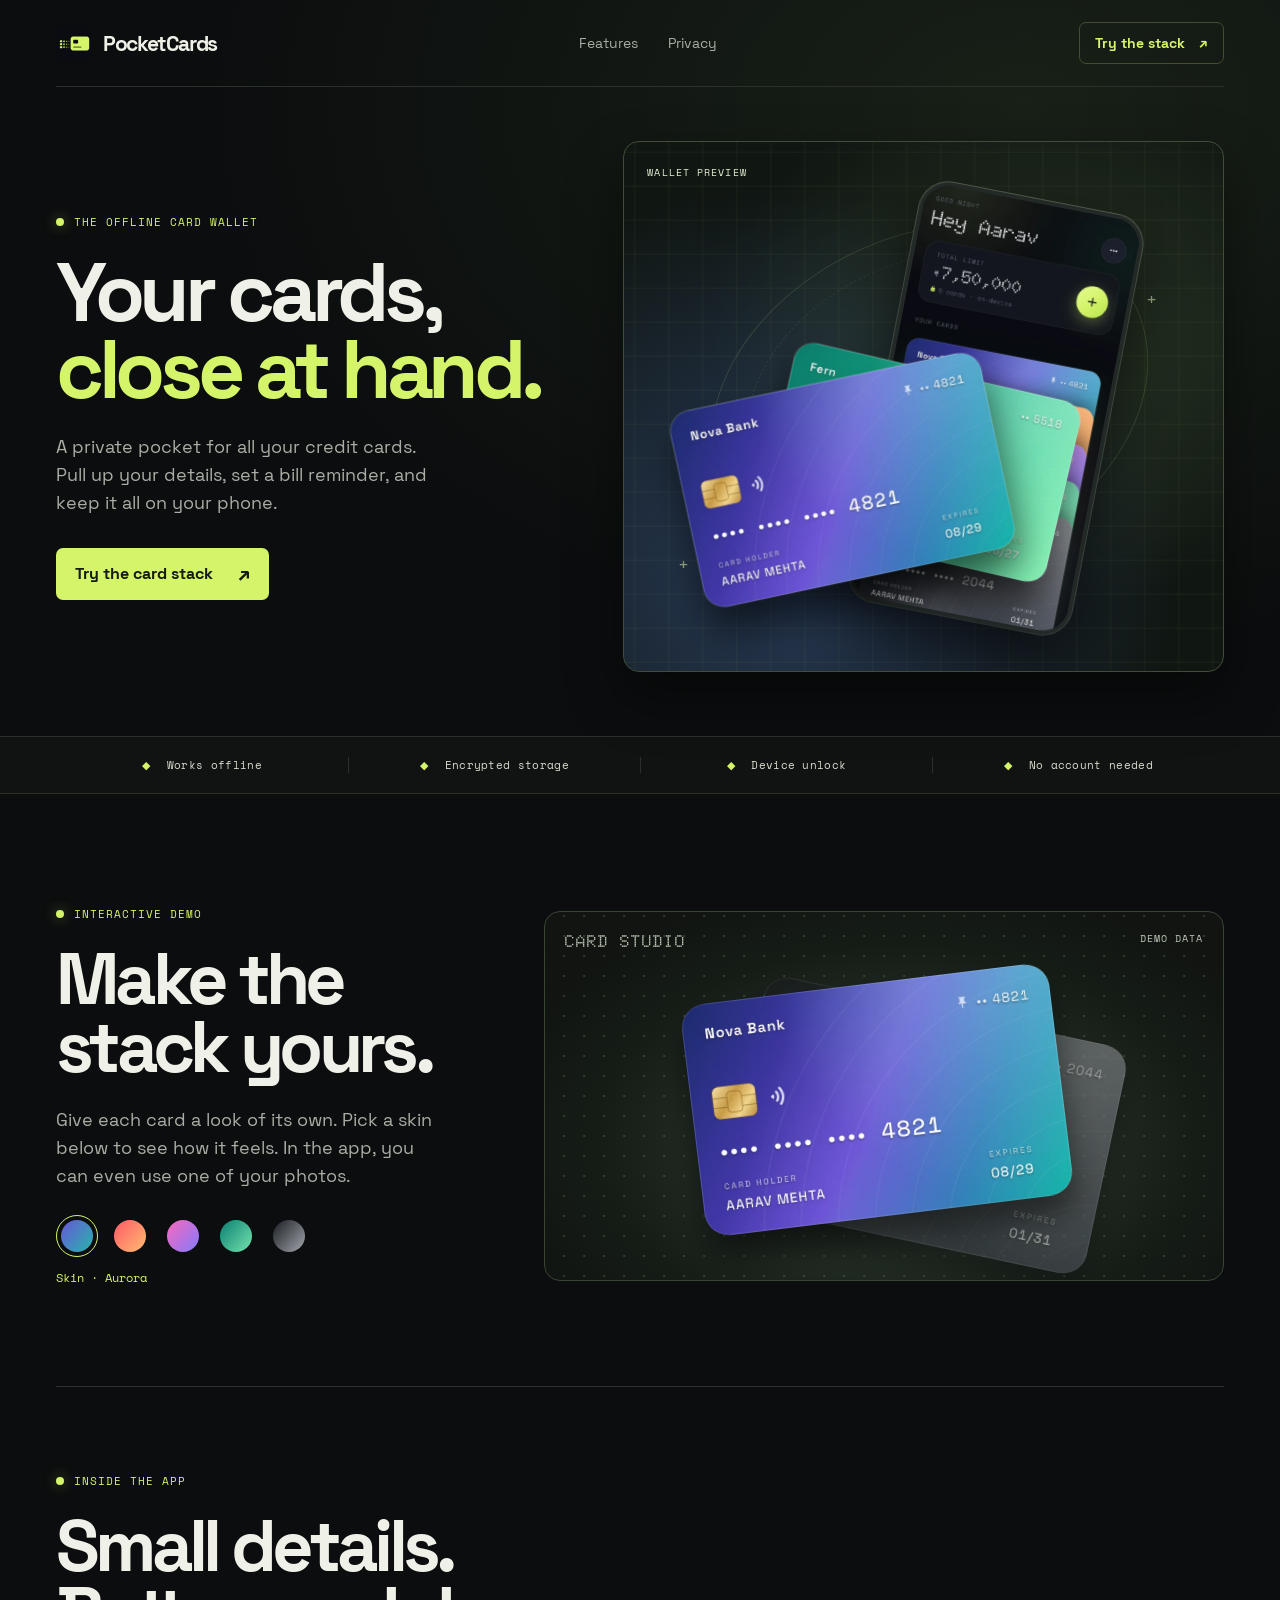
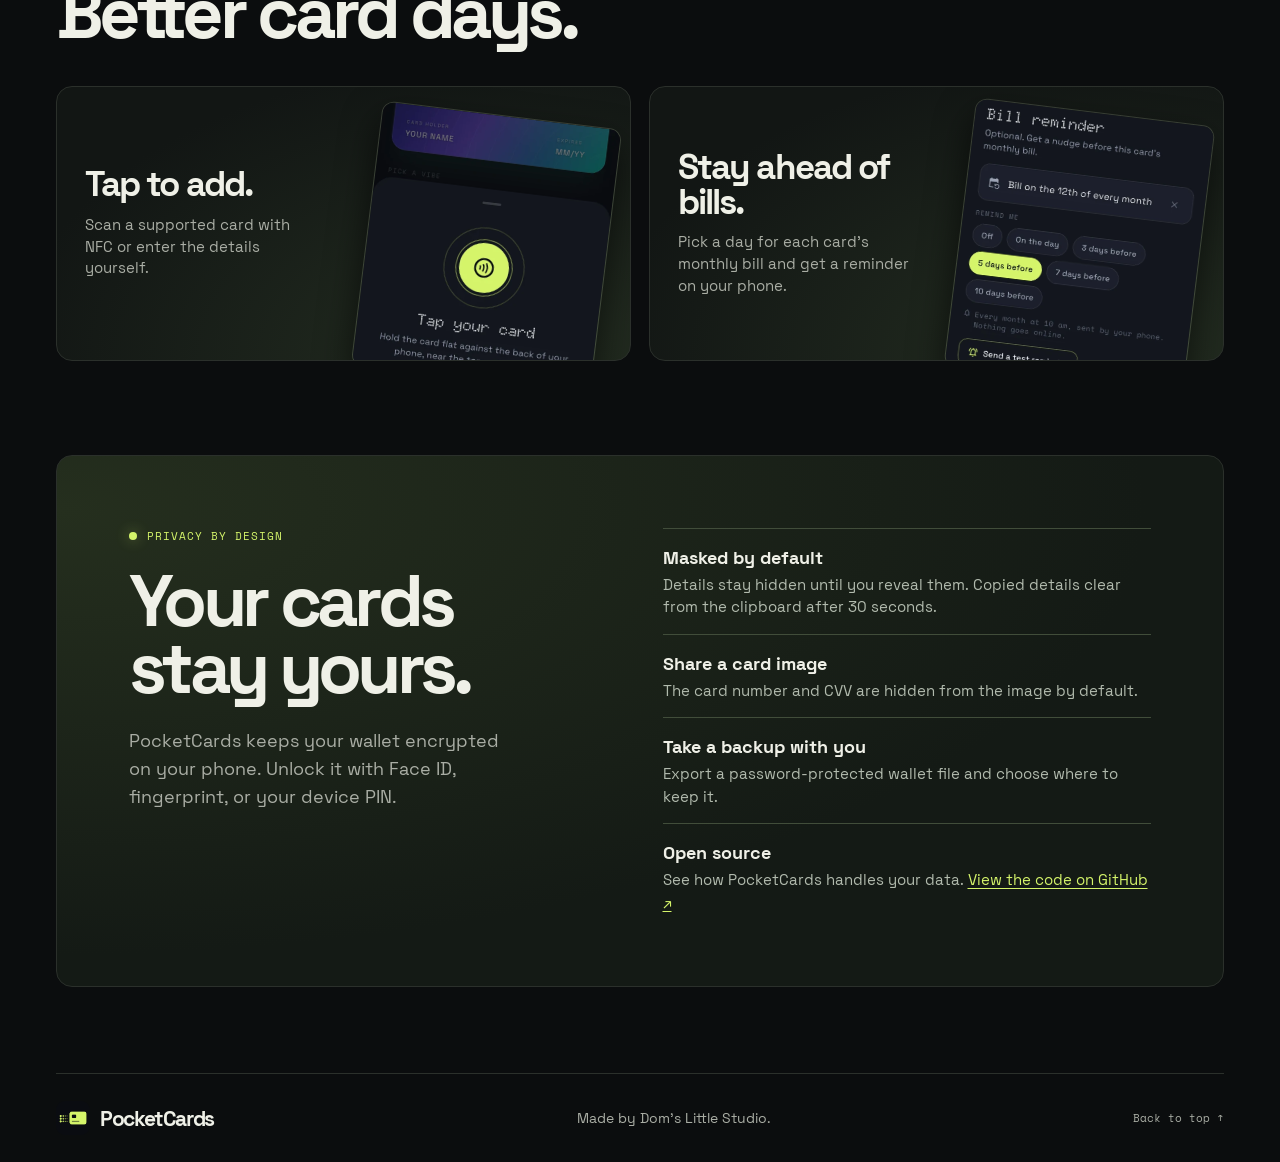
<file: site/index.html>
<!doctype html>
<html lang="en">
<head>
  <meta charset="utf-8">
  <meta name="viewport" content="width=device-width, initial-scale=1">
  <meta name="theme-color" content="#0b0d0e">
  <title>PocketCards — Your cards, close at hand.</title>
  <meta name="description" content="A private wallet for your credit cards. Keep card details, bill reminders and encrypted backups on your phone.">
  <meta property="og:title" content="PocketCards — Your cards, close at hand.">
  <meta property="og:description" content="A private, offline wallet for your credit cards.">
  <meta property="og:type" content="website">
  <meta property="og:url" content="https://pocketcards.domslittlestudio.cloud/">
  <meta property="og:image" content="https://pocketcards.domslittlestudio.cloud/assets/social.jpg">
  <link rel="canonical" href="https://pocketcards.domslittlestudio.cloud/">
  <link rel="icon" href="assets/icon.png">
  <link rel="preload" href="assets/grotesk-bold.woff" as="font" type="font/woff" crossorigin>
  <link rel="stylesheet" href="styles.css">
  <script defer src="script.js"></script>
</head>
<body>
  <a class="skip" href="#main">Skip to content</a>
  <header class="header wrap">
    <a href="./" class="wordmark"><img src="assets/icon.png" width="37" height="37" alt="">PocketCards</a>
    <nav aria-label="Main navigation"><a href="#features">Features</a><a href="#privacy">Privacy</a></nav>
    <a class="nav-action" href="#demo">Try the stack <span aria-hidden="true">↗</span></a>
  </header>
  <main id="main">
    <section class="hero wrap" aria-labelledby="hero-title">
      <div class="hero-copy">
        <p class="eyebrow"><span class="signal"></span> THE OFFLINE CARD WALLET</p>
        <h1 id="hero-title">Your cards,<br><em>close at hand.</em></h1>
        <p class="intro">A private pocket for all your credit cards. Pull up your details, set a bill reminder, and keep it all on your phone.</p>
        <a class="button" href="#demo">Try the card stack <span aria-hidden="true">↗</span></a>
      </div>
      <div class="hero-art" data-parallax-scene aria-hidden="true">
        <div class="hero-glow"></div>
        <div class="art-caption">WALLET PREVIEW</div>
        <div class="orbit orbit-outer"></div><div class="orbit orbit-inner"></div>
        <div class="cross cross-first">+</div><div class="cross cross-second">+</div>
        <div class="phone" data-pointer-depth="-10"><img src="assets/wallet.webp" width="545" height="1040" alt="" fetchpriority="high"></div>
        <img class="hero-card hero-card-under" data-pointer-depth="14" src="assets/fern.webp" width="720" height="454" alt="">
        <img class="hero-card hero-card-top" data-pointer-depth="28" src="assets/nova.webp" width="720" height="454" alt="" fetchpriority="high">
      </div>
    </section>
    <div class="proof"><div class="wrap proof-inner">
      <span>◆ <b>Works offline</b></span><span>◆ <b>Encrypted storage</b></span><span>◆ <b>Device unlock</b></span><span>◆ <b>No account needed</b></span>
    </div></div>

    <section class="demo wrap" id="demo" aria-labelledby="demo-title">
      <div class="demo-copy">
        <p class="eyebrow"><span class="signal"></span> INTERACTIVE DEMO</p>
        <h2 id="demo-title">Make the<br>stack yours.</h2>
        <p>Give each card a look of its own. Pick a skin below to see how it feels. In the app, you can even use one of your photos.</p>
        <div class="swatches" role="group" aria-label="Card skins">
          <button type="button" class="swatch is-active" data-skin="nova" data-label="Aurora" style="--swatch:linear-gradient(130deg,#6756d9,#28b5ab)" aria-label="Aurora" aria-pressed="true"></button>
          <button type="button" class="swatch" data-skin="orbit" data-label="Orbit" style="--swatch:linear-gradient(130deg,#ff5965,#ffbd72)" aria-label="Orbit" aria-pressed="false"></button>
          <button type="button" class="swatch" data-skin="lumen" data-label="Lumen" style="--swatch:linear-gradient(130deg,#fa68be,#827bfb)" aria-label="Lumen" aria-pressed="false"></button>
          <button type="button" class="swatch" data-skin="fern" data-label="Fern" style="--swatch:linear-gradient(130deg,#087f70,#78e3af)" aria-label="Fern" aria-pressed="false"></button>
          <button type="button" class="swatch" data-skin="mono" data-label="Monolith" style="--swatch:linear-gradient(130deg,#191d21,#a3a6ad)" aria-label="Monolith" aria-pressed="false"></button>
        </div>
        <p class="skin-label" id="skin-label" aria-live="polite">Skin · Aurora</p>
      </div>
      <div class="demo-stage" data-parallax-scene>
        <div class="stage-heading"><span>CARD STUDIO</span><span>DEMO DATA</span></div>
        <div class="sample-stack">
          <img src="assets/mono.webp" class="sample-back" data-pointer-depth="-8" width="720" height="454" alt="" loading="lazy">
          <img src="assets/nova.webp" id="sample-card" data-pointer-depth="21" width="720" height="454" alt="Sample card with the Aurora skin">
        </div>
      </div>
    </section>
    <section class="features wrap" id="features" aria-labelledby="feature-title">
      <p class="eyebrow" data-scroll-reveal><span class="signal"></span> INSIDE THE APP</p>
      <h2 id="feature-title" data-scroll-reveal>Small details.<br>Better card days.</h2>
      <div class="feature-grid">
        <article class="feature" data-scroll-reveal>
          <div class="feature-text"><h3>Tap to add.</h3><p>Scan a supported card with NFC or enter the details yourself.</p></div>
          <img src="assets/scan.webp" alt="PocketCards NFC screen prompting you to tap your card" loading="lazy" width="590" height="656">
        </article>
        <article class="feature" data-scroll-reveal>
          <div class="feature-text"><h3>Stay ahead of bills.</h3><p>Pick a day for each card’s monthly bill and get a reminder on your phone.</p></div>
          <img src="assets/reminder.webp" alt="PocketCards bill reminder settings with advance notice options" loading="lazy" width="590" height="665">
        </article>
      </div>
    </section>

    <section class="privacy wrap" id="privacy" aria-labelledby="privacy-title">
      <div class="privacy-panel" data-scroll-reveal>
        <div>
          <p class="eyebrow"><span class="signal"></span> PRIVACY BY DESIGN</p>
          <h2 id="privacy-title">Your cards<br>stay yours.</h2>
          <p>PocketCards keeps your wallet encrypted on your phone. Unlock it with Face ID, fingerprint, or your device PIN.</p>
        </div>
        <dl>
          <div><dt>Masked by default</dt><dd>Details stay hidden until you reveal them. Copied details clear from the clipboard after 30 seconds.</dd></div>
          <div><dt>Share a card image</dt><dd>The card number and CVV are hidden from the image by default.</dd></div>
          <div><dt>Take a backup with you</dt><dd>Export a password-protected wallet file and choose where to keep it.</dd></div>
          <div><dt>Open source</dt><dd>See how PocketCards handles your data. <a class="source-link" href="https://github.com/Chirag4904/Pocket-Cards">View the code on GitHub <span aria-hidden="true">↗</span></a></dd></div>
        </dl>
      </div>
    </section>
  </main>
  <footer class="footer wrap">
    <a href="./" class="wordmark"><img src="assets/icon.png" width="34" height="34" alt="">PocketCards</a>
    <p>Made by Dom’s Little Studio.</p>
    <a class="top-link" href="#main">Back to top ↑</a>
  </footer>
</body>
</html>
</file>
<file: site/styles.css>
@font-face{font-family:Grotesk;src:url('assets/grotesk.woff') format('woff');font-weight:400;font-display:swap}
@font-face{font-family:Grotesk;src:url('assets/grotesk-bold.woff') format('woff');font-weight:700;font-display:swap}
@font-face{font-family:Mono;src:url('assets/mono.woff') format('woff');font-display:swap}
@font-face{font-family:Doto;src:url('assets/doto.woff') format('woff');font-weight:100 900;font-display:swap}

:root {
  color-scheme: dark;
  --bg: #0b0d0e;
  --ink: #eff0e7;
  --muted: #a9ada4;
  --line: #2b302b;
  --lime: #d4f46a;
  --mono: Mono, monospace;
  --ease-out: cubic-bezier(0.23, 1, 0.32, 1);
  font-family: Grotesk, system-ui, sans-serif;
  background: var(--bg);
  color: var(--ink);
}

*, *::before, *::after { box-sizing: border-box; }
html { scroll-behavior: smooth; }
body { margin: 0; background: radial-gradient(ellipse 850px 560px at 80% 110px, #182017, transparent); }
img { display: block; max-width: 100%; }
a { color: inherit; text-decoration: none; }
button { font: inherit; }
:focus-visible { outline: 2px solid var(--lime); outline-offset: 5px; }
::selection { color: var(--bg); background: var(--lime); }
section[id] { scroll-margin-top: 24px; }
.wrap { width: min(1220px, calc(100% - 112px)); margin-inline: auto; }
.skip { position: fixed; z-index: 3; top: 12px; left: 12px; padding: 12px; color: var(--bg); background: var(--lime); transform: translateY(-180%); }
.skip:focus { transform: none; }

.header { min-height: 87px; display: flex; gap: 25px; justify-content: space-between; align-items: center; border-bottom: 1px solid var(--line); }
.wordmark { display: inline-flex; gap: 10px; align-items: center; font-weight: 700; font-size: 21px; letter-spacing: -.065em; white-space: nowrap; }
.wordmark img { border-radius: 9px; }
.header nav { display: flex; gap: 30px; font-size: 14px; color: var(--muted); }
.header nav a:hover, .top-link:hover { color: var(--lime); }
.nav-action { display: flex; gap: 14px; align-items: center; border: 1px solid #444d31; padding: 11px 15px; border-radius: 7px; color: var(--lime); font-weight: 700; font-size: 14px; }
.nav-action:hover { background: #202616; }

.hero { display: grid; grid-template-columns: .95fr 1.05fr; align-items: center; gap: 24px; padding-block: 54px 64px; }
.hero-copy { position: relative; z-index: 1; padding-block: 20px; }
.eyebrow, .art-caption, .stage-heading, .skin-label, .proof-inner, .top-link { font-family: var(--mono); }
.eyebrow { display: flex; align-items: center; gap: 10px; margin: 0 0 24px; color: var(--lime); font-size: 11px; letter-spacing: .09em; }
.signal { width: 8px; height: 8px; flex: none; background: var(--lime); border-radius: 50%; box-shadow: 0 0 14px #d4f46974; }
h1, h2, h3, p { margin-top: 0; }
h1, h2 { font-weight: 700; line-height: .94; letter-spacing: -.065em; margin-bottom: 25px; }
h1 { font-size: clamp(59px, 6.4vw, 100px); }
h1 em { color: var(--lime); font-style: normal; }
h2 { font-size: clamp(46px, 5.6vw, 79px); }
.intro, .demo-copy > p:not(.eyebrow, .skin-label), .privacy-panel > div > p:not(.eyebrow) { color: var(--muted); max-width: 390px; line-height: 1.55; font-size: 18px; }
.intro { margin-bottom: 31px; }
.button { display: inline-flex; justify-content: space-between; align-items: center; gap: 25px; background: var(--lime); color: #151b0d; border-radius: 7px; padding: 15px 19px; font-weight: 700; min-height: 52px; }
.button:hover { background: #e6ff9b; }
.button span { font-size: 20px; line-height: 1; }

.hero-art, .demo-stage, .feature, .privacy-panel { border: 1px solid var(--line); border-radius: 16px; overflow: hidden; position: relative; }
.hero-art {
  isolation: isolate;
  min-width: 0;
  aspect-ratio: 1.13;
  background-color: #101612;
  border-color: #414d39;
  box-shadow: 0 24px 56px #0006;
}
.hero-glow {
  position: absolute;
  inset: -48px;
  background:
    linear-gradient(#d4f46a0d 1px, transparent 1px) center / 34px 34px,
    linear-gradient(90deg, #d4f46a0d 1px, transparent 1px) center / 34px 34px,
    radial-gradient(ellipse at 67% 39%, #6383514d, transparent 50%),
    radial-gradient(ellipse at 31% 74%, #283b5a, transparent 57%);
}
.art-caption { color: #e2edcf; position: absolute; z-index: 2; top: 23px; left: 23px; font-size: 10px; letter-spacing: .11em; }
.orbit { position: absolute; inset: 10% 11% 12% 13%; border: 1px solid #b4d68430; border-radius: 50%; transform: rotate(-24deg) scaleY(.81); }
.orbit-inner { inset: 16% 17% 18% 19%; border-style: dashed; opacity: .75; }
.cross { font: 18px var(--mono); color: #9dad85; position: absolute; }
.cross-first { top: 27%; right: 11%; }
.cross-second { bottom: 18%; left: 9%; }
.phone {
  width: 38%; position: absolute; top: 10%; right: 19%; --pose: rotate(11deg);
  border-radius: 13% / 7%; overflow: hidden; background: #0c0e12;
  border: 4px solid #222927; box-shadow: 0 28px 65px #000a, 0 0 0 1px #9da89375;
}
.phone img { width: 100%; height: auto; }
.hero-card { position: absolute; height: auto; border-radius: 7% / 10%; box-shadow: 0 24px 38px #0009, 0 0 0 1px #dce8da30; }
.hero-card-under { width: 49%; left: 25%; top: 43%; --pose: rotate(13deg); }
.hero-card-top { width: 53%; left: 10%; top: 45%; --pose: rotate(-12deg); }
[data-pointer-depth] { transform: translate3d(var(--pointer-x, 0px), var(--pointer-y, 0px), 0) var(--pose); }

.proof { border-block: 1px solid var(--line); background: #101311; }
.proof-inner { display: grid; grid-template-columns: repeat(4, 1fr); padding: 20px 0; }
.proof-inner span { color: var(--lime); text-align: center; font-size: 11px; letter-spacing: .03em; }
.proof-inner span + span { border-left: 1px solid var(--line); }
.proof-inner b { color: #d8ddcf; font-weight: 400; margin-left: 9px; }

.demo { display: grid; grid-template-columns: .8fr 1.2fr; gap: 34px; align-items: center; padding-block: 112px 100px; }
.demo-copy > p:not(.eyebrow, .skin-label) { margin-bottom: 25px; }
.swatches { display: flex; gap: 11px; }
.swatch { display: grid; place-items: center; background: transparent; border: 1px solid transparent; width: 42px; height: 42px; border-radius: 50%; cursor: pointer; padding: 0; }
.swatch::before { content: ''; width: 32px; height: 32px; border-radius: 50%; background: var(--swatch); }
.swatch:hover { border-color: #79875e; }
.swatch.is-active { border-color: var(--lime); }
.skin-label { font-size: 12px; color: var(--lime); margin: 12px 0 0; }
.demo-stage {
  min-height: 370px;
  background:
    radial-gradient(circle, #66794a61 1px, transparent 1px) center / 20px 20px,
    radial-gradient(ellipse at 52% 62%, #344238, #151c16 61%, #111411 83%);
  border-color: #374532;
}
.stage-heading { position: absolute; inset: 19px 20px auto; display: flex; justify-content: space-between; color: #bcc6b5; font-size: 10px; letter-spacing: .1em; }
.stage-heading span:first-child { font-family: Doto, var(--mono); font-weight: 800; font-size: 17px; }
.sample-stack { position: absolute; width: min(59%, 370px); aspect-ratio: 720 / 454; top: 51%; left: 49%; transform: translate(-50%, -50%); }
.sample-stack img { width: 100%; height: auto; position: absolute; border-radius: 7% / 10%; box-shadow: 0 20px 30px #0007; }
.sample-back { --pose: translate(13%, 11%) rotate(12deg); opacity: .58; }
#sample-card { --pose: rotate(-7deg); }

@media (prefers-reduced-motion: no-preference) and (hover: hover) and (pointer: fine) {
  [data-pointer-depth] { transition: transform 180ms var(--ease-out); }
}

@supports (animation-timeline: view()) and (animation-range: entry) and (view-timeline-name: --art-visibility) {
  @media (prefers-reduced-motion: no-preference) {
    [data-parallax-scene] { view-timeline-name: --art-visibility; }
    .hero-glow, .orbit, .phone, .hero-card, .sample-stack {
      animation: art-drift auto linear both;
      animation-timeline: --art-visibility;
      animation-range: entry 0% exit 100%;
    }
    .hero-glow { --scroll-depth: -39px; }
    .orbit { --scroll-depth: -22px; }
    .phone { --scroll-depth: -20px; }
    .hero-card-under { --scroll-depth: clamp(14px, 2vw, 28px); }
    .hero-card-top { --scroll-depth: clamp(22px, 3.5vw, 52px); }
    .sample-stack { --scroll-depth: 28px; }
  }
}

@keyframes art-drift {
  from { translate: 0 var(--scroll-depth); }
  to { translate: 0 calc(-1 * var(--scroll-depth)); }
}

.features { border-top: 1px solid var(--line); padding-block: 86px 94px; }
.feature-grid { margin-top: 38px; display: grid; grid-template-columns: repeat(2, 1fr); gap: 18px; }
.feature { min-height: 275px; background: radial-gradient(ellipse at 80% 100%, #242e21, #121614 78%); display: flex; }
.feature-text { margin: auto 0; padding: 26px 0 26px 28px; width: 54%; position: relative; z-index: 1; }
.feature h3 { font-size: clamp(22px, 2.7vw, 37px); line-height: 1; letter-spacing: -.055em; margin-bottom: 12px; }
.feature p:last-child { color: var(--muted); font-size: 15px; line-height: 1.45; margin: 0; max-width: 235px; }
.feature img { position: absolute; width: 42%; height: auto; bottom: -8%; right: 4%; transform: rotate(7deg); border-radius: 12px; border: 1px solid #bec7ac33; box-shadow: 0 16px 35px #0009; }

.privacy { padding-bottom: 86px; }
.privacy-panel { display: grid; grid-template-columns: 1fr 1fr; gap: 45px; padding: clamp(30px, 6vw, 72px); background: radial-gradient(ellipse at 0 10%, #252f1e, #141a15 66%); }
.privacy-panel > div > p:last-child { margin-bottom: 0; }
.privacy-panel dl { margin: 0; align-self: center; }
.privacy-panel dl > div { border-top: 1px solid #414d3a; padding: 17px 0 15px; }
.privacy-panel dl > div:last-child { padding-bottom: 0; }
.privacy-panel dt { font-weight: 700; font-size: 18px; margin-bottom: 5px; }
.privacy-panel dd { margin: 0; color: #b1baad; font-size: 15px; line-height: 1.5; }
.source-link { color: var(--lime); text-decoration: underline; text-underline-offset: 3px; }

@supports (animation-timeline: view()) and (animation-range: entry) {
  @media (prefers-reduced-motion: no-preference) {
    [data-scroll-reveal] {
      animation: section-reveal auto var(--ease-out) both;
      animation-timeline: view();
      animation-range: entry 0% entry 62%;
    }
    .privacy-panel:focus-within { animation: none; }
  }

  @media (prefers-reduced-motion: no-preference) and (width > 650px) {
    .feature + .feature[data-scroll-reveal] { animation-range: entry 8% entry 72%; }
  }
}

@keyframes section-reveal {
  from { opacity: .72; translate: 0 18px; }
  to { opacity: 1; translate: 0; }
}

.footer { display: flex; align-items: center; justify-content: space-between; gap: 16px; border-top: 1px solid var(--line); padding-block: 27px; }
.footer p { color: var(--muted); font-size: 14px; margin: 0; }
.top-link { color: var(--muted); font-size: 11px; white-space: nowrap; }

@media (max-width: 1050px) {
  .wrap { width: calc(100% - 64px); }
  .feature img { width: 46%; right: 1%; }
}

@media (max-width: 850px) {
  .hero { grid-template-columns: 1fr; gap: 25px; padding-top: 40px; }
  .hero-copy { padding-block: 14px 6px; }
  .hero-art { aspect-ratio: 1.28; }
  .phone { top: 8%; width: 34%; }
  h1 { font-size: clamp(60px, 10vw, 90px); }
  .demo { padding-block: 80px; }
  .demo-stage { min-height: 320px; }
}

@media (max-width: 650px) {
  .wrap { width: calc(100% - 36px); }
  .header { min-height: 68px; gap: 14px; }
  .header nav { display: none; }
  .nav-action { font-size: 12px; gap: 6px; padding: 9px 10px; }
  .wordmark { font-size: 19px; gap: 7px; }
  .wordmark img { width: 32px; height: 32px; }
  .hero { padding-block: 34px 30px; gap: 28px; }
  h1 { font-size: clamp(48px, 12.4vw, 72px); }
  .hero-art { aspect-ratio: 1.16; }
  .art-caption { top: 14px; left: 14px; }
  .proof-inner { grid-template-columns: repeat(2, 1fr); gap: 15px 0; padding-block: 16px; }
  .proof-inner span:nth-child(3) { border-left: 0; }
  .demo, .privacy-panel { grid-template-columns: 1fr; }
  .demo { gap: 26px; padding-block: 66px; }
  .demo-stage { min-height: 258px; }
  .features { padding-block: 60px; }
  .feature-grid { grid-template-columns: 1fr; margin-top: 27px; }
  .feature { min-height: 230px; }
  .feature-text { padding-left: 20px; }
  .feature img { width: min(42%, 214px); right: 4%; }
  .privacy { padding-bottom: 60px; }
  .privacy-panel { gap: 27px; }
  .footer { flex-wrap: wrap; }
  .footer p { order: 3; width: 100%; }
}

@media (prefers-reduced-motion: reduce) {
  html { scroll-behavior: auto; }
}
</file>
